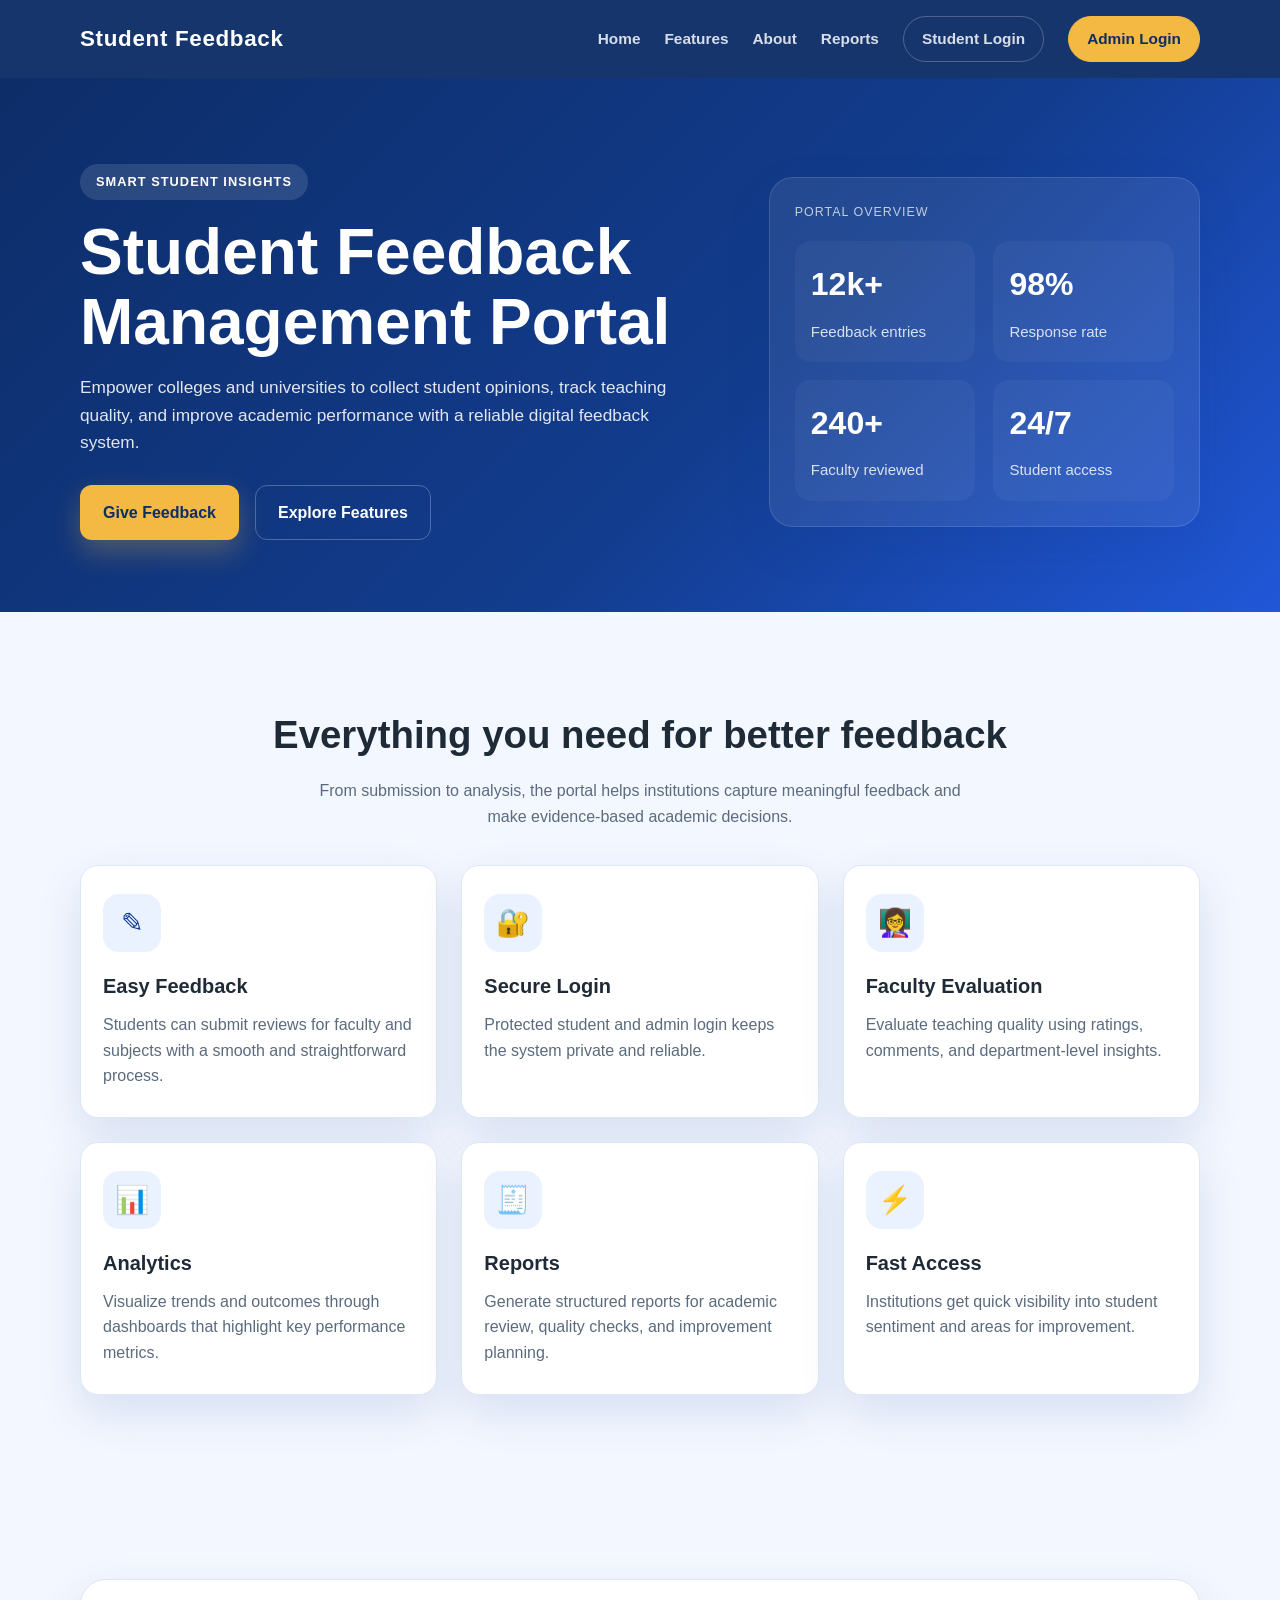
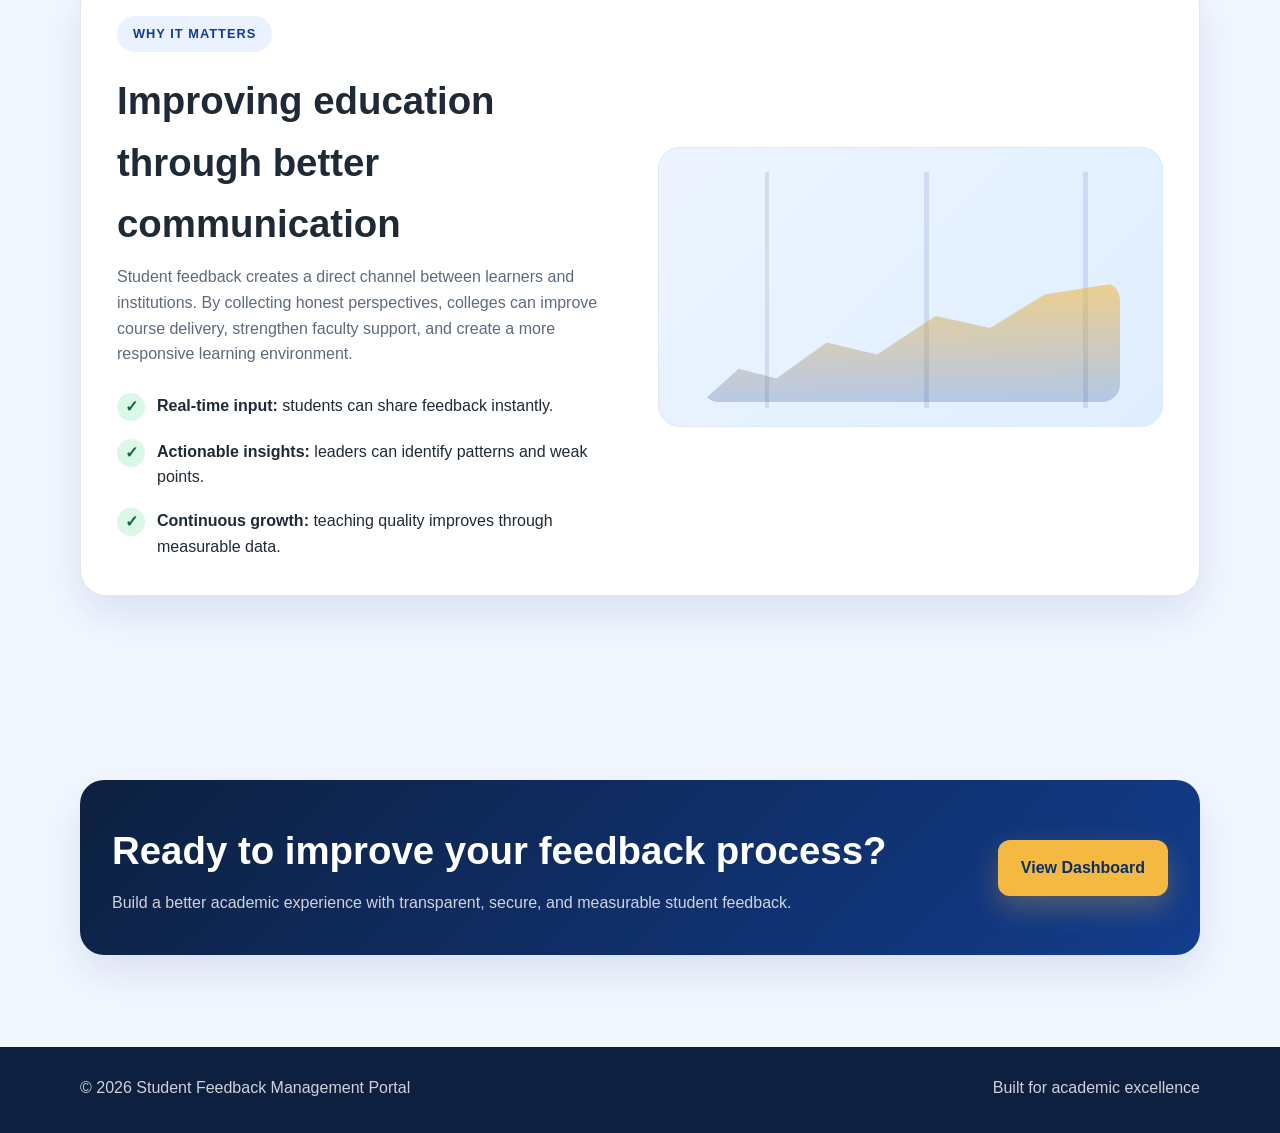
<file: StudentFeedbackPortal/index.html>
<!DOCTYPE html>
<html lang="en">
  <head>
    <meta charset="UTF-8" />
    <meta name="viewport" content="width=device-width, initial-scale=1.0" />
    <title>Student Feedback Management Portal</title>
    <link rel="stylesheet" href="css/style.css" />
  </head>
  <body>
    <header class="topbar">
      <div class="container navbar">
        <a href="index.html" class="brand">Student Feedback</a>
        <nav class="nav-links" aria-label="Main navigation">
          <a href="index.html">Home</a>
          <a href="#features">Features</a>
          <a href="#about">About</a>
          <a href="#reports">Reports</a>
          <a href="login.html" class="nav-cta">Student Login</a>
          <a href="admin-login.html" class="nav-cta primary">Admin Login</a>
        </nav>
      </div>
    </header>

    <main>
      <section class="hero">
        <div class="container hero-grid">
          <div class="hero-copy-wrap">
            <span class="eyebrow">Smart Student Insights</span>
            <h1>Student Feedback Management Portal</h1>
            <p>
              Empower colleges and universities to collect student opinions, track teaching quality, and improve academic performance with a reliable digital feedback system.
            </p>
            <div class="hero-actions">
              <a href="login.html" class="btn btn-primary">Give Feedback</a>
              <a href="#features" class="btn btn-secondary">Explore Features</a>
            </div>
          </div>

          <div class="hero-panel">
            <div class="mini-heading">Portal overview</div>
            <div class="stats-grid">
              <div class="stat-box">
                <strong>12k+</strong>
                <span>Feedback entries</span>
              </div>
              <div class="stat-box">
                <strong>98%</strong>
                <span>Response rate</span>
              </div>
              <div class="stat-box">
                <strong>240+</strong>
                <span>Faculty reviewed</span>
              </div>
              <div class="stat-box">
                <strong>24/7</strong>
                <span>Student access</span>
              </div>
            </div>
          </div>
        </div>
      </section>

      <section class="section" id="features">
        <div class="container">
          <div class="section-heading">
            <h2>Everything you need for better feedback</h2>
            <p>From submission to analysis, the portal helps institutions capture meaningful feedback and make evidence-based academic decisions.</p>
          </div>

          <div class="feature-grid">
            <article class="feature-card">
              <div class="feature-icon">✎</div>
              <h3>Easy Feedback</h3>
              <p>Students can submit reviews for faculty and subjects with a smooth and straightforward process.</p>
            </article>
            <article class="feature-card">
              <div class="feature-icon">🔐</div>
              <h3>Secure Login</h3>
              <p>Protected student and admin login keeps the system private and reliable.</p>
            </article>
            <article class="feature-card">
              <div class="feature-icon">👩‍🏫</div>
              <h3>Faculty Evaluation</h3>
              <p>Evaluate teaching quality using ratings, comments, and department-level insights.</p>
            </article>
            <article class="feature-card">
              <div class="feature-icon">📊</div>
              <h3>Analytics</h3>
              <p>Visualize trends and outcomes through dashboards that highlight key performance metrics.</p>
            </article>
            <article class="feature-card">
              <div class="feature-icon">🧾</div>
              <h3>Reports</h3>
              <p>Generate structured reports for academic review, quality checks, and improvement planning.</p>
            </article>
            <article class="feature-card">
              <div class="feature-icon">⚡</div>
              <h3>Fast Access</h3>
              <p>Institutions get quick visibility into student sentiment and areas for improvement.</p>
            </article>
          </div>
        </div>
      </section>

      <section class="section" id="about">
        <div class="container">
          <div class="about-box">
            <div>
              <span class="eyebrow light">Why it matters</span>
              <h2>Improving education through better communication</h2>
              <p>
                Student feedback creates a direct channel between learners and institutions. By collecting honest perspectives, colleges can improve course delivery, strengthen faculty support, and create a more responsive learning environment.
              </p>
              <ul class="check-list">
                <li><span class="check">✓</span><span><strong>Real-time input:</strong> students can share feedback instantly.</span></li>
                <li><span class="check">✓</span><span><strong>Actionable insights:</strong> leaders can identify patterns and weak points.</span></li>
                <li><span class="check">✓</span><span><strong>Continuous growth:</strong> teaching quality improves through measurable data.</span></li>
              </ul>
            </div>
            <div class="chart-box" aria-label="Analytics preview"></div>
          </div>
        </div>
      </section>

      <section class="section" id="reports">
        <div class="container">
          <div class="cta-box">
            <div>
              <h3>Ready to improve your feedback process?</h3>
              <p>Build a better academic experience with transparent, secure, and measurable student feedback.</p>
            </div>
            <a href="dashboard.html" class="btn btn-primary">View Dashboard</a>
          </div>
        </div>
      </section>
    </main>

    <footer class="footer">
      <div class="container footer-inner">
        <div>© 2026 Student Feedback Management Portal</div>
        <div>Built for academic excellence</div>
      </div>
    </footer>
  </body>
</html>
</file>
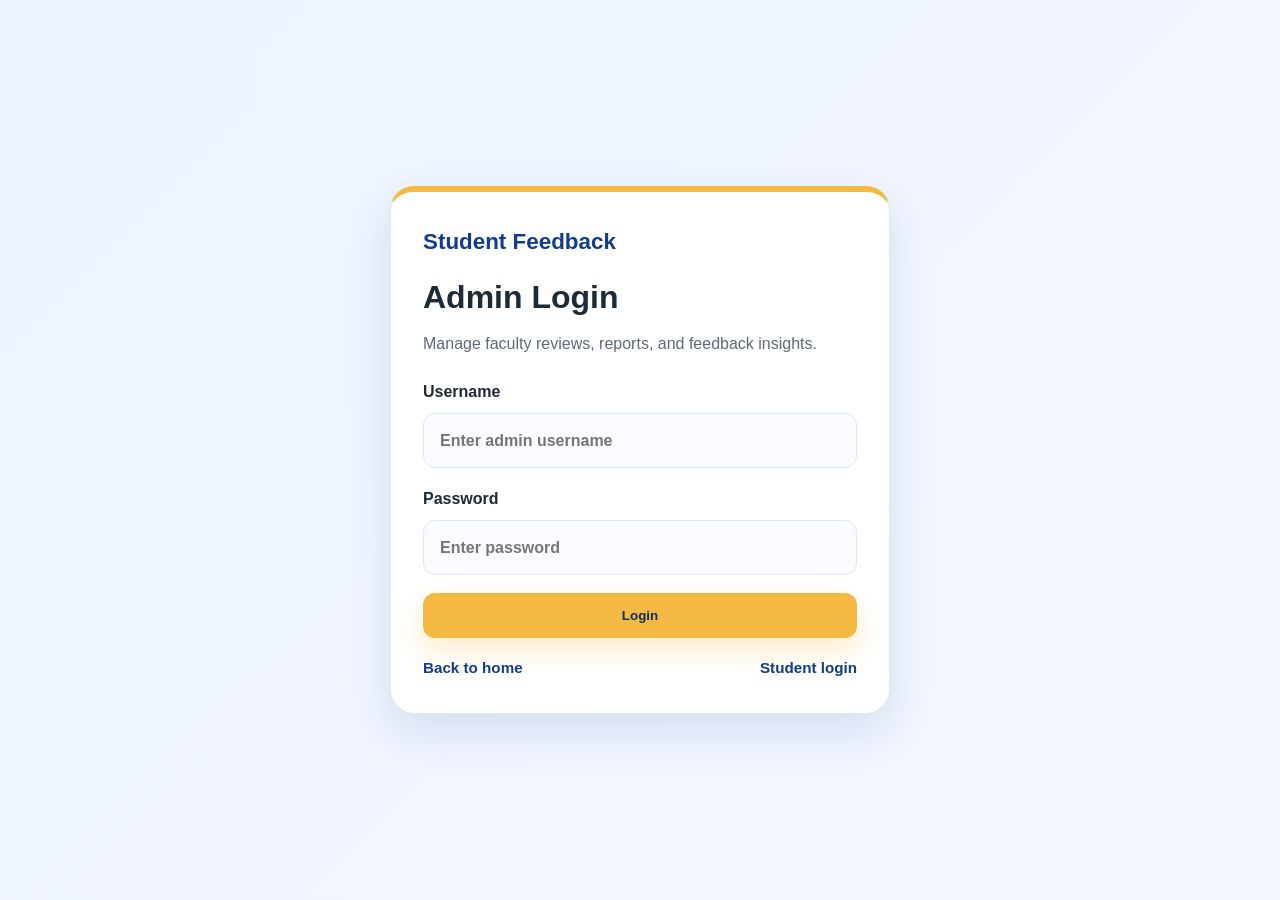
<file: StudentFeedbackPortal/admin-login.html>
<!DOCTYPE html>
<html lang="en">
  <head>
    <meta charset="UTF-8" />
    <meta name="viewport" content="width=device-width, initial-scale=1.0" />
    <title>Admin Login | Student Feedback Portal</title>
    <link rel="stylesheet" href="css/style.css" />
  </head>
  <body class="auth-page admin-bg">
    <div class="auth-shell">
      <div class="auth-card admin-card">
        <div class="auth-brand">Student Feedback</div>
        <h2>Admin Login</h2>
        <p>Manage faculty reviews, reports, and feedback insights.</p>

        <form class="auth-form" id="adminLoginForm">
          <label>
            Username
            <input id="adminUser" type="text" placeholder="Enter admin username" required />
          </label>
          <label>
            Password
            <input id="adminPassword" type="password" placeholder="Enter password" required />
          </label>
          <button type="submit" class="btn btn-primary full-width">Login</button>
        </form>

        <div class="auth-links">
          <a href="index.html">Back to home</a>
          <a href="login.html">Student login</a>
        </div>
      </div>
    </div>

    <script>
      document.getElementById('adminLoginForm').addEventListener('submit', function (event) {
        event.preventDefault();

        const username = document.getElementById('adminUser').value.trim();
        const password = document.getElementById('adminPassword').value.trim();

        if (!username || !password) {
          alert('Please enter both username and password.');
          return;
        }

        if (username === 'admin' && password === 'admin123') {
          window.location.href = 'dashboard.html';
        } else {
          alert('Invalid admin credentials. Try Username: admin and Password: admin123');
        }
      });
    </script>
  </body>
</html>
</file>
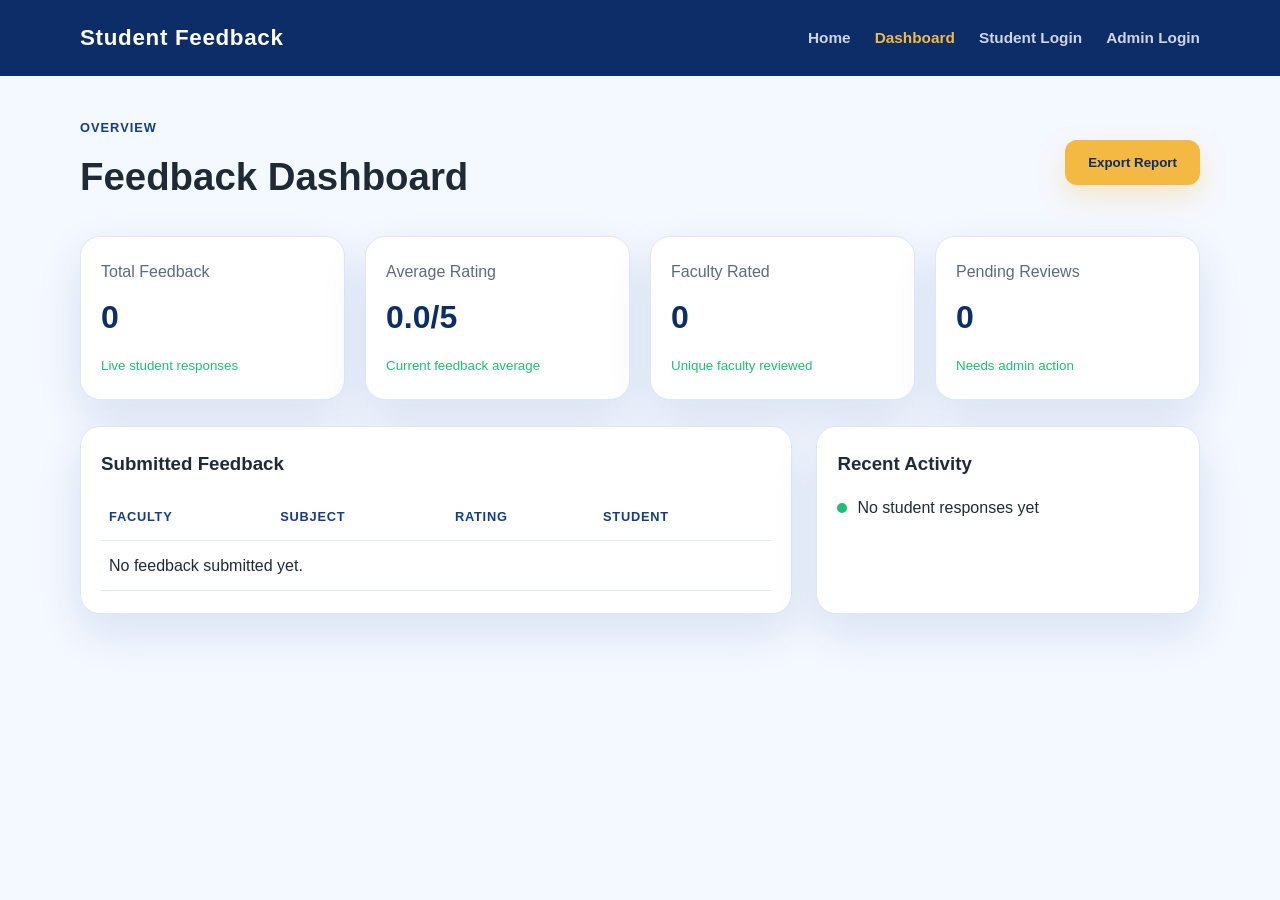
<file: StudentFeedbackPortal/dashboard.html>
<!DOCTYPE html>
<html lang="en">
  <head>
    <meta charset="UTF-8" />
    <meta name="viewport" content="width=device-width, initial-scale=1.0" />
    <title>Dashboard | Student Feedback Portal</title>
    <link rel="stylesheet" href="css/style.css" />
  </head>
  <body class="dashboard-body">
    <header class="dashboard-header">
      <div class="container dashboard-nav">
        <div class="brand">Student Feedback</div>
        <nav class="nav-links">
          <a href="index.html">Home</a>
          <a href="dashboard.html" class="active">Dashboard</a>
          <a href="login.html">Student Login</a>
          <a href="admin-login.html">Admin Login</a>
        </nav>
      </div>
    </header>

    <main class="container dashboard-main">
      <section class="dashboard-topbar">
        <div>
          <p class="section-tag">Overview</p>
          <h2>Feedback Dashboard</h2>
        </div>
        <button class="btn btn-primary">Export Report</button>
      </section>

      <section class="summary-grid">
        <div class="summary-card">
          <span>Total Feedback</span>
          <strong id="totalFeedbackValue">0</strong>
          <small>Live student responses</small>
        </div>
        <div class="summary-card">
          <span>Average Rating</span>
          <strong id="averageRatingValue">0.0/5</strong>
          <small>Current feedback average</small>
        </div>
        <div class="summary-card">
          <span>Faculty Rated</span>
          <strong id="facultyRatedValue">0</strong>
          <small>Unique faculty reviewed</small>
        </div>
        <div class="summary-card">
          <span>Pending Reviews</span>
          <strong id="pendingReviewsValue">0</strong>
          <small>Needs admin action</small>
        </div>
      </section>

      <section class="panel-grid">
        <div class="panel">
          <div class="panel-header">
            <h3>Submitted Feedback</h3>
          </div>
          <table>
            <thead>
              <tr>
                <th>Faculty</th>
                <th>Subject</th>
                <th>Rating</th>
                <th>Student</th>
              </tr>
            </thead>
            <tbody id="feedbackTableBody">
              <tr><td colspan="4">No feedback submitted yet.</td></tr>
            </tbody>
          </table>
        </div>

        <div class="panel">
          <div class="panel-header">
            <h3>Recent Activity</h3>
          </div>
          <ul class="activity-list" id="recentActivityList">
            <li><span class="dot green"></span> No student responses yet</li>
          </ul>
        </div>
      </section>
    </main>

    <script>
      const FEEDBACK_KEY = 'student_feedback_entries';

      function loadFeedbackData() {
        const entries = JSON.parse(localStorage.getItem(FEEDBACK_KEY) || '[]');
        const tableBody = document.getElementById('feedbackTableBody');
        const recentList = document.getElementById('recentActivityList');

        const totalFeedback = entries.length;
        const average = totalFeedback
          ? (entries.reduce((sum, item) => sum + ((Number(item.teachingClarity) + Number(item.courseQuality)) / 2), 0) / totalFeedback).toFixed(1)
          : '0.0';
        const facultyCount = new Set(entries.map((item) => item.faculty)).size;

        document.getElementById('totalFeedbackValue').textContent = totalFeedback;
        document.getElementById('averageRatingValue').textContent = average + '/5';
        document.getElementById('facultyRatedValue').textContent = facultyCount;
        document.getElementById('pendingReviewsValue').textContent = totalFeedback ? Math.max(0, totalFeedback - 1) : 0;

        if (!entries.length) {
          tableBody.innerHTML = '<tr><td colspan="4">No feedback submitted yet.</td></tr>';
          recentList.innerHTML = '<li><span class="dot green"></span> No student responses yet</li>';
          return;
        }

        tableBody.innerHTML = entries.map((entry) => {
          const rating = (((Number(entry.teachingClarity) + Number(entry.courseQuality)) / 2)).toFixed(1);
          return `
            <tr>
              <td>${entry.faculty}</td>
              <td>${entry.subject}</td>
              <td>${rating}/5</td>
              <td>${entry.studentId}</td>
            </tr>
          `;
        }).join('');

        recentList.innerHTML = entries.slice(0, 4).map((entry, index) => {
          const colors = ['green', 'blue', 'orange', 'purple'];
          return `<li><span class="dot ${colors[index % colors.length]}"></span> ${entry.faculty} rated ${entry.subject}</li>`;
        }).join('');
      }

      window.addEventListener('DOMContentLoaded', loadFeedbackData);
    </script>
  </body>
</html>
</file>
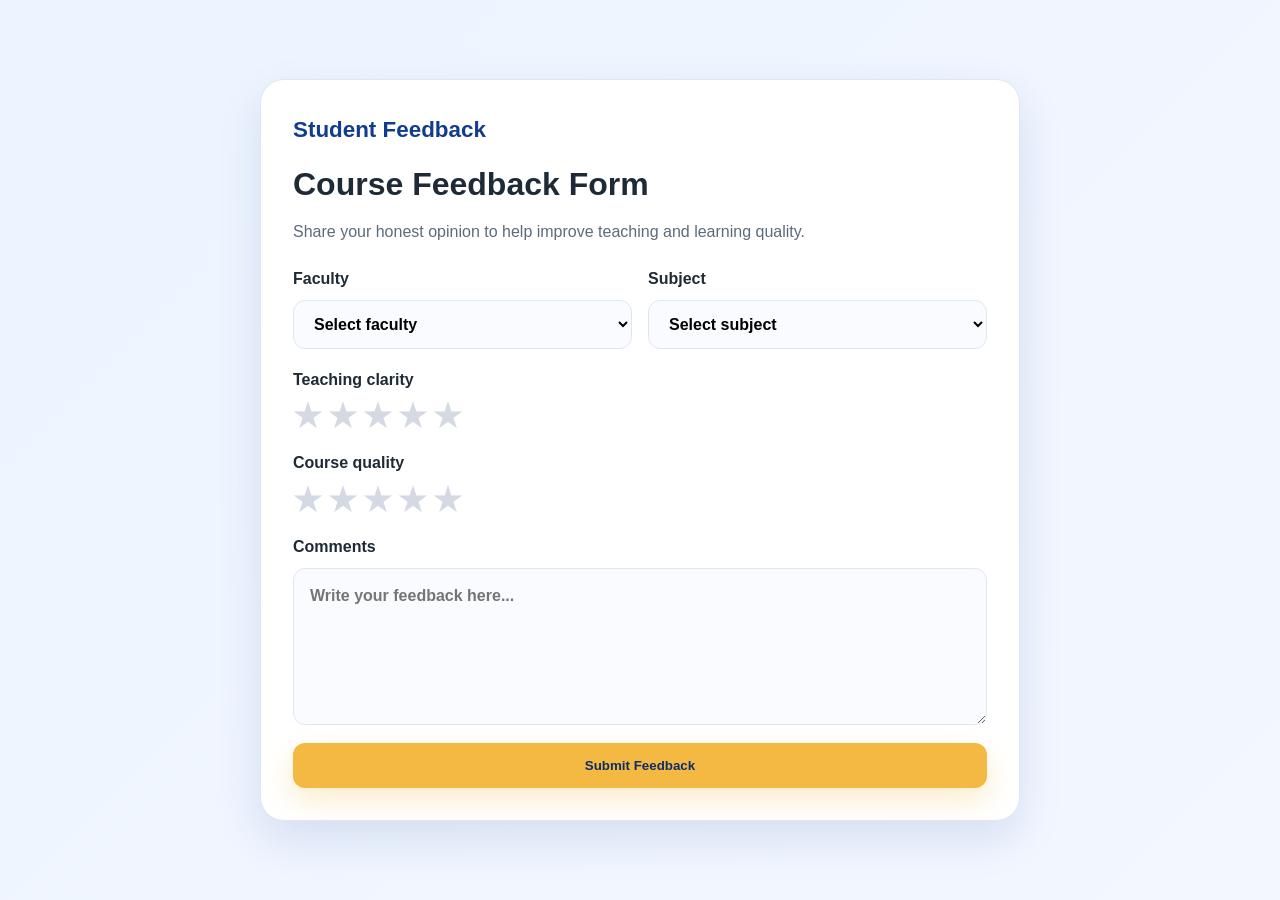
<file: StudentFeedbackPortal/feedback.html>
<!DOCTYPE html>
<html lang="en">
  <head>
    <meta charset="UTF-8" />
    <meta name="viewport" content="width=device-width, initial-scale=1.0" />
    <title>Feedback Form | Student Feedback Portal</title>
    <link rel="stylesheet" href="css/style.css" />
  </head>
  <body class="auth-page">
    <div class="auth-shell wide-shell">
      <div class="auth-card form-card">
        <div class="auth-brand">Student Feedback</div>
        <h2>Course Feedback Form</h2>
        <p>Share your honest opinion to help improve teaching and learning quality.</p>

        <form class="feedback-form" id="feedbackForm">
          <div class="split-form">
            <label>
              Faculty
              <select id="facultySelect" required>
                <option value="">Select faculty</option>
                <option>Dr. R. Kumar</option>
                <option>Ms. S. Priya</option>
                <option>Mr. A. Arun</option>
                <option>Dr. N. Selvi</option>
                <option>Mr. K. Vasanth</option>
              </select>
            </label>
            <label>
              Subject
              <select id="subjectSelect" required>
                <option value="">Select subject</option>
                <option>Python Programming</option>
                <option>Database Management</option>
                <option>Web Technologies</option>
                <option>Operating Systems</option>
                <option>Data Structures</option>
              </select>
            </label>
          </div>

          <div class="rating-group">
            <label>Teaching clarity</label>
            <div class="star-rating" aria-label="Teaching clarity rating">
              <input type="radio" id="teaching-5" name="teachingClarity" value="5" required />
              <label for="teaching-5" title="5 stars">★</label>
              <input type="radio" id="teaching-4" name="teachingClarity" value="4" />
              <label for="teaching-4" title="4 stars">★</label>
              <input type="radio" id="teaching-3" name="teachingClarity" value="3" />
              <label for="teaching-3" title="3 stars">★</label>
              <input type="radio" id="teaching-2" name="teachingClarity" value="2" />
              <label for="teaching-2" title="2 stars">★</label>
              <input type="radio" id="teaching-1" name="teachingClarity" value="1" />
              <label for="teaching-1" title="1 star">★</label>
            </div>
          </div>

          <div class="rating-group">
            <label>Course quality</label>
            <div class="star-rating" aria-label="Course quality rating">
              <input type="radio" id="course-5" name="courseQuality" value="5" required />
              <label for="course-5" title="5 stars">★</label>
              <input type="radio" id="course-4" name="courseQuality" value="4" />
              <label for="course-4" title="4 stars">★</label>
              <input type="radio" id="course-3" name="courseQuality" value="3" />
              <label for="course-3" title="3 stars">★</label>
              <input type="radio" id="course-2" name="courseQuality" value="2" />
              <label for="course-2" title="2 stars">★</label>
              <input type="radio" id="course-1" name="courseQuality" value="1" />
              <label for="course-1" title="1 star">★</label>
            </div>
          </div>

          <label>
            Comments
            <textarea id="feedbackComments" rows="5" placeholder="Write your feedback here..." required></textarea>
          </label>

          <button type="submit" class="btn btn-primary full-width">Submit Feedback</button>
        </form>
      </div>
    </div>

    <script>
      const FEEDBACK_KEY = 'student_feedback_entries';

      document.getElementById('feedbackForm').addEventListener('submit', function (event) {
        event.preventDefault();

        const faculty = document.getElementById('facultySelect').value.trim();
        const subject = document.getElementById('subjectSelect').value.trim();
        const comments = document.getElementById('feedbackComments').value.trim();
        const teachingClarity = Number(document.querySelector('input[name="teachingClarity"]:checked')?.value || 0);
        const courseQuality = Number(document.querySelector('input[name="courseQuality"]:checked')?.value || 0);

        if (!faculty || !subject || !comments || !teachingClarity || !courseQuality) {
          alert('Please complete all fields and select both star ratings before submitting.');
          return;
        }

        const newFeedback = {
          faculty,
          subject,
          teachingClarity,
          courseQuality,
          comments,
          studentId: 'STU123',
          submittedAt: new Date().toISOString()
        };

        const existing = JSON.parse(localStorage.getItem(FEEDBACK_KEY) || '[]');
        existing.unshift(newFeedback);
        localStorage.setItem(FEEDBACK_KEY, JSON.stringify(existing));

        alert('Feedback submitted successfully. It is now visible in the admin dashboard.');
        document.getElementById('feedbackForm').reset();
      });
    </script>
  </body>
</html>
</file>
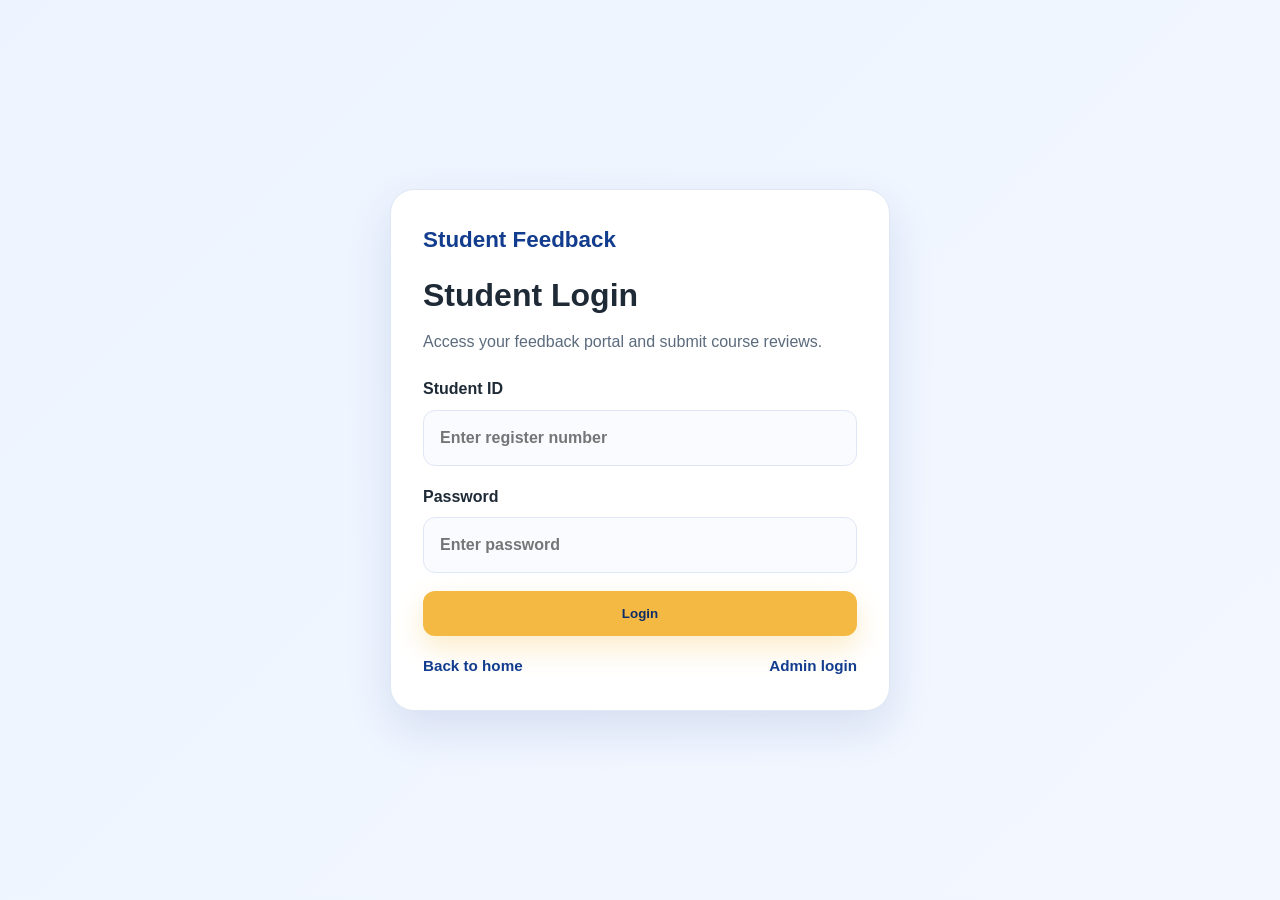
<file: StudentFeedbackPortal/login.html>
<!DOCTYPE html>
<html lang="en">
  <head>
    <meta charset="UTF-8" />
    <meta name="viewport" content="width=device-width, initial-scale=1.0" />
    <title>Student Login | Student Feedback Portal</title>
    <link rel="stylesheet" href="css/style.css" />
  </head>
  <body class="auth-page">
    <div class="auth-shell">
      <div class="auth-card">
        <div class="auth-brand">Student Feedback</div>
        <h2>Student Login</h2>
        <p>Access your feedback portal and submit course reviews.</p>

        <form class="auth-form" id="studentLoginForm">
          <label>
            Student ID
            <input id="studentId" type="text" placeholder="Enter register number" required />
          </label>
          <label>
            Password
            <input id="studentPassword" type="password" placeholder="Enter password" required />
          </label>
          <button type="submit" class="btn btn-primary full-width">Login</button>
        </form>

        <div class="auth-links">
          <a href="index.html">Back to home</a>
          <a href="admin-login.html">Admin login</a>
        </div>
      </div>
    </div>

    <script>
      document.getElementById('studentLoginForm').addEventListener('submit', function (event) {
        event.preventDefault();

        const studentId = document.getElementById('studentId').value.trim();
        const password = document.getElementById('studentPassword').value.trim();

        if (!studentId || !password) {
          alert('Please enter your student ID and password.');
          return;
        }

        if (studentId === 'STU123' && password === 'student123') {
          window.location.href = 'feedback.html';
        } else {
          alert('Invalid student credentials. Try Student ID: STU123 and Password: student123');
        }
      });
    </script>
  </body>
</html>
</file>
<file: StudentFeedbackPortal/css/style.css>
:root {
  --primary: #123c8d;
  --primary-dark: #0d2d68;
  --secondary: #f4b942;
  --bg: #f3f7ff;
  --card: #ffffff;
  --text: #1f2a37;
  --muted: #5b6b7d;
  --line: #dfe7f4;
  --success: #1dbf73;
  --shadow: 0 18px 45px rgba(18, 60, 141, 0.12);
}

* {
  box-sizing: border-box;
}

html {
  scroll-behavior: smooth;
}

body {
  margin: 0;
  font-family: "Segoe UI", Tahoma, Geneva, Verdana, sans-serif;
  background: var(--bg);
  color: var(--text);
  line-height: 1.6;
}

a {
  text-decoration: none;
}

img {
  max-width: 100%;
  display: block;
}

.container {
  width: min(1120px, calc(100% - 32px));
  margin: 0 auto;
}

.topbar {
  background: rgba(13, 45, 104, 0.96);
  position: sticky;
  top: 0;
  z-index: 50;
  backdrop-filter: blur(10px);
}

.navbar {
  display: flex;
  align-items: center;
  justify-content: space-between;
  min-height: 78px;
}

.brand {
  color: #fff;
  font-size: 1.4rem;
  font-weight: 800;
  letter-spacing: 0.03em;
}

.nav-links {
  display: flex;
  align-items: center;
  gap: 24px;
  flex-wrap: wrap;
}

.nav-links a {
  color: rgba(255, 255, 255, 0.84);
  font-size: 0.96rem;
  font-weight: 600;
  transition: color 0.2s ease;
}

.nav-links a:hover {
  color: #fff;
}

.nav-cta {
  padding: 10px 18px;
  border-radius: 999px;
  border: 1px solid rgba(255, 255, 255, 0.24);
  background: transparent;
  color: #fff;
}

.nav-cta.primary {
  background: var(--secondary);
  border-color: var(--secondary);
  color: var(--primary-dark);
}

.hero {
  background: linear-gradient(135deg, var(--primary-dark) 0%, var(--primary) 58%, #2157d8 100%);
  color: #fff;
  padding: 86px 0 72px;
}

.hero-grid {
  display: grid;
  grid-template-columns: 1.2fr 0.8fr;
  align-items: center;
  gap: 42px;
}

.eyebrow {
  display: inline-block;
  padding: 8px 16px;
  border-radius: 999px;
  background: rgba(255, 255, 255, 0.12);
  font-size: 0.8rem;
  font-weight: 700;
  letter-spacing: 0.08em;
  text-transform: uppercase;
}

.eyebrow.light {
  background: #eaf1ff;
  color: var(--primary);
}

.hero h1 {
  margin: 18px 0 16px;
  font-size: clamp(2.7rem, 5vw, 4.2rem);
  line-height: 1.08;
}

.hero-copy-wrap p {
  color: rgba(255, 255, 255, 0.88);
  max-width: 620px;
  font-size: 1.08rem;
}

.hero-actions {
  display: flex;
  flex-wrap: wrap;
  gap: 16px;
  margin-top: 28px;
}

.btn {
  display: inline-flex;
  align-items: center;
  justify-content: center;
  padding: 14px 22px;
  border-radius: 12px;
  font-weight: 700;
  border: 1px solid transparent;
  transition: transform 0.2s ease, box-shadow 0.2s ease;
  cursor: pointer;
}

.btn:hover {
  transform: translateY(-1px);
}

.btn-primary {
  background: var(--secondary);
  color: var(--primary-dark);
  box-shadow: 0 12px 28px rgba(244, 185, 66, 0.28);
}

.btn-secondary {
  background: transparent;
  color: #fff;
  border-color: rgba(255, 255, 255, 0.25);
}

.hero-panel {
  background: rgba(255, 255, 255, 0.08);
  border: 1px solid rgba(255, 255, 255, 0.12);
  border-radius: 24px;
  padding: 25px;
  box-shadow: var(--shadow);
}

.mini-heading {
  color: rgba(255, 255, 255, 0.72);
  font-size: 0.78rem;
  letter-spacing: 0.08em;
  text-transform: uppercase;
}

.stats-grid {
  margin-top: 18px;
  display: grid;
  grid-template-columns: repeat(2, minmax(120px, 1fr));
  gap: 18px;
}

.stat-box {
  background: rgba(255, 255, 255, 0.04);
  border-radius: 16px;
  padding: 18px 16px;
}

.stat-box strong {
  display: block;
  font-size: 2rem;
  margin-bottom: 8px;
  color: #fff;
}

.stat-box span {
  color: rgba(255, 255, 255, 0.82);
  font-size: 0.94rem;
}

.section {
  padding: 92px 0;
}

.section-heading {
  text-align: center;
  margin-bottom: 36px;
}

.section-heading h2 {
  margin: 0 0 12px;
  font-size: clamp(2rem, 3vw, 2.8rem);
}

.section-heading p {
  max-width: 680px;
  margin: 0 auto;
  color: var(--muted);
}

.feature-grid {
  display: grid;
  grid-template-columns: repeat(3, minmax(0, 1fr));
  gap: 24px;
}

.feature-card {
  background: var(--card);
  border-radius: 18px;
  padding: 28px 22px;
  box-shadow: var(--shadow);
  border: 1px solid var(--line);
}

.feature-icon {
  width: 58px;
  height: 58px;
  border-radius: 16px;
  display: inline-flex;
  align-items: center;
  justify-content: center;
  background: #eaf1ff;
  color: var(--primary);
  font-size: 1.7rem;
  margin-bottom: 18px;
}

.feature-card h3 {
  margin: 0 0 10px;
  font-size: 1.25rem;
}

.feature-card p {
  margin: 0;
  color: var(--muted);
}

.about-box {
  display: grid;
  grid-template-columns: 1fr 1fr;
  gap: 36px;
  align-items: center;
  background: var(--card);
  border-radius: 26px;
  padding: 36px;
  box-shadow: var(--shadow);
  border: 1px solid var(--line);
}

.about-box h2 {
  margin: 18px 0 10px;
  font-size: clamp(2rem, 3vw, 2.7rem);
}

.about-box p {
  margin: 0;
  color: var(--muted);
}

.check-list {
  list-style: none;
  margin: 26px 0 0;
  padding: 0;
  display: grid;
  gap: 18px;
}

.check-list li {
  display: flex;
  align-items: flex-start;
  gap: 12px;
}

.check {
  width: 28px;
  height: 28px;
  border-radius: 50%;
  display: inline-flex;
  justify-content: center;
  align-items: center;
  background: #daf7e8;
  color: #126b3d;
  font-weight: 700;
  flex-shrink: 0;
}

.chart-box {
  min-height: 280px;
  border-radius: 22px;
  background: linear-gradient(135deg, #edf4ff 0%, #dfeeff 100%);
  position: relative;
  overflow: hidden;
  border: 1px solid var(--line);
}

.chart-box::before {
  content: "";
  position: absolute;
  inset: 24px 24px 18px 24px;
  background: repeating-linear-gradient(
    to right,
    transparent 0,
    transparent 18%,
    rgba(18, 60, 141, 0.12) 18%,
    rgba(18, 60, 141, 0.12) 19%,
    transparent 19%,
    transparent 35%
  );
}

.chart-box::after {
  content: "";
  position: absolute;
  left: 42px;
  right: 42px;
  bottom: 24px;
  height: 120px;
  background: linear-gradient(180deg, rgba(244, 185, 66, 0.6), rgba(18, 60, 141, 0.22));
  clip-path: polygon(0% 100%, 9% 72%, 18% 80%, 30% 50%, 42% 60%, 56% 28%, 69% 38%, 82% 10%, 100% 0%, 100% 100%);
  border-radius: 18px;
}

.cta-box {
  background: linear-gradient(135deg, #0d203f 0%, var(--primary) 100%);
  color: #fff;
  padding: 40px 32px;
  border-radius: 24px;
  display: flex;
  align-items: center;
  justify-content: space-between;
  gap: 18px;
  box-shadow: var(--shadow);
}

.cta-box h3 {
  margin: 0 0 8px;
  font-size: clamp(1.8rem, 3vw, 2.5rem);
}

.cta-box p {
  margin: 0;
  color: rgba(255, 255, 255, 0.8);
}

.footer {
  background: #0d203f;
  color: rgba(255, 255, 255, 0.8);
  padding: 28px 0 32px;
}

.footer-inner {
  display: flex;
  align-items: center;
  justify-content: space-between;
  gap: 16px;
  flex-wrap: wrap;
}

.auth-page {
  min-height: 100vh;
  display: grid;
  place-items: center;
  background: linear-gradient(135deg, #edf4ff, #f3f7ff);
  padding: 32px 20px;
}

.auth-shell {
  width: min(500px, 100%);
}

.wide-shell {
  width: min(760px, 100%);
}

.auth-card {
  background: #fff;
  border-radius: 24px;
  box-shadow: var(--shadow);
  border: 1px solid var(--line);
  padding: 32px;
}

.admin-card {
  border-top: 6px solid var(--secondary);
}

.auth-brand {
  color: var(--primary);
  font-weight: 800;
  font-size: 1.4rem;
  margin-bottom: 12px;
}

.auth-card h2 {
  margin: 0 0 8px;
  font-size: 2rem;
}

.auth-card p {
  margin: 0 0 22px;
  color: var(--muted);
}

.auth-form,
.feedback-form {
  display: grid;
  gap: 18px;
}

.auth-form label,
.feedback-form label {
  display: grid;
  gap: 8px;
  font-weight: 600;
  color: var(--text);
}

.auth-form input,
.feedback-form input,
.feedback-form select,
.feedback-form textarea {
  width: 100%;
  border: 1px solid var(--line);
  border-radius: 12px;
  padding: 14px 16px;
  font: inherit;
  background: #f9fbff;
}

.auth-form input:focus,
.feedback-form input:focus,
.feedback-form select:focus,
.feedback-form textarea:focus {
  outline: 2px solid rgba(18, 60, 141, 0.12);
  border-color: var(--primary);
}

.full-width {
  width: 100%;
}

.auth-links {
  display: flex;
  justify-content: space-between;
  gap: 12px;
  margin-top: 18px;
  font-size: 0.95rem;
}

.auth-links a {
  color: var(--primary);
  font-weight: 600;
}

.dashboard-body {
  background: #f4f8ff;
}

.dashboard-header {
  background: var(--primary-dark);
  color: #fff;
  padding: 20px 0;
}

.dashboard-nav {
  display: flex;
  justify-content: space-between;
  align-items: center;
  gap: 16px;
  flex-wrap: wrap;
}

.dashboard-nav .nav-links a {
  color: rgba(255,255,255,0.8);
}

.dashboard-nav .nav-links a.active {
  color: var(--secondary);
}

.dashboard-main {
  padding: 42px 0 60px;
}

.dashboard-topbar {
  display: flex;
  justify-content: space-between;
  align-items: center;
  gap: 16px;
  margin-bottom: 28px;
}

.section-tag {
  text-transform: uppercase;
  letter-spacing: 0.08em;
  color: var(--primary);
  font-weight: 700;
  margin: 0 0 8px;
  font-size: 0.8rem;
}

.dashboard-topbar h2 {
  margin: 0;
  font-size: clamp(2rem, 3vw, 2.6rem);
}

.summary-grid {
  display: grid;
  grid-template-columns: repeat(4, minmax(0, 1fr));
  gap: 20px;
  margin-bottom: 26px;
}

.summary-card {
  background: #fff;
  border-radius: 20px;
  padding: 22px 20px;
  box-shadow: var(--shadow);
  border: 1px solid var(--line);
}

.summary-card span {
  display: block;
  color: var(--muted);
  margin-bottom: 8px;
}

.summary-card strong {
  display: block;
  font-size: 2rem;
  color: var(--primary-dark);
  margin-bottom: 8px;
}

.summary-card small {
  color: var(--success);
}

.panel-grid {
  display: grid;
  grid-template-columns: 1.3fr 0.7fr;
  gap: 24px;
}

.panel {
  background: #fff;
  border-radius: 20px;
  padding: 22px 20px;
  box-shadow: var(--shadow);
  border: 1px solid var(--line);
}

.panel-header {
  margin-bottom: 16px;
}

.panel-header h3 {
  margin: 0;
}

table {
  width: 100%;
  border-collapse: collapse;
}

th, td {
  border-bottom: 1px solid var(--line);
  padding: 12px 8px;
  text-align: left;
}

th {
  color: var(--primary);
  font-size: 0.8rem;
  text-transform: uppercase;
  letter-spacing: 0.06em;
}

.activity-list {
  list-style: none;
  margin: 0;
  padding: 0;
  display: grid;
  gap: 14px;
}

.activity-list li {
  display: flex;
  align-items: center;
  gap: 10px;
  color: var(--text);
}

.dot {
  width: 10px;
  height: 10px;
  border-radius: 50%;
  display: inline-block;
}

.dot.green { background: #1dbf73; }
.dot.blue { background: #2563eb; }
.dot.orange { background: #f59e0b; }
.dot.purple { background: #8b5cf6; }

.split-form {
  display: grid;
  grid-template-columns: repeat(2, minmax(0, 1fr));
  gap: 16px;
}

.feedback-form textarea {
  resize: vertical;
  min-height: 120px;
}

.rating-group {
  display: grid;
  gap: 8px;
}

.star-rating {
  display: flex;
  flex-direction: row-reverse;
  justify-content: flex-end;
  gap: 6px;
  font-size: 2rem;
  line-height: 1;
}

.star-rating input {
  display: none;
}

.star-rating label {
  color: #d4d9e3;
  cursor: pointer;
  transition: transform 0.15s ease, color 0.15s ease;
}

.star-rating label:hover,
.star-rating label:hover ~ label,
.star-rating input:checked ~ label {
  color: #f4b942;
  transform: scale(1.04);
}

@media (max-width: 920px) {
  .hero-grid,
  .about-box,
  .cta-box,
  .panel-grid,
  .summary-grid {
    grid-template-columns: 1fr;
    display: grid;
  }

  .feature-grid {
    grid-template-columns: repeat(2, minmax(0, 1fr));
  }
}

@media (max-width: 640px) {
  .navbar,
  .dashboard-nav,
  .dashboard-topbar {
    flex-direction: column;
    align-items: flex-start;
  }

  .nav-links {
    justify-content: flex-start;
  }

  .feature-grid,
  .summary-grid,
  .split-form {
    grid-template-columns: 1fr;
  }

  .auth-card {
    padding: 22px 18px;
  }

  .hero {
    padding-top: 64px;
  }
}
</file>
